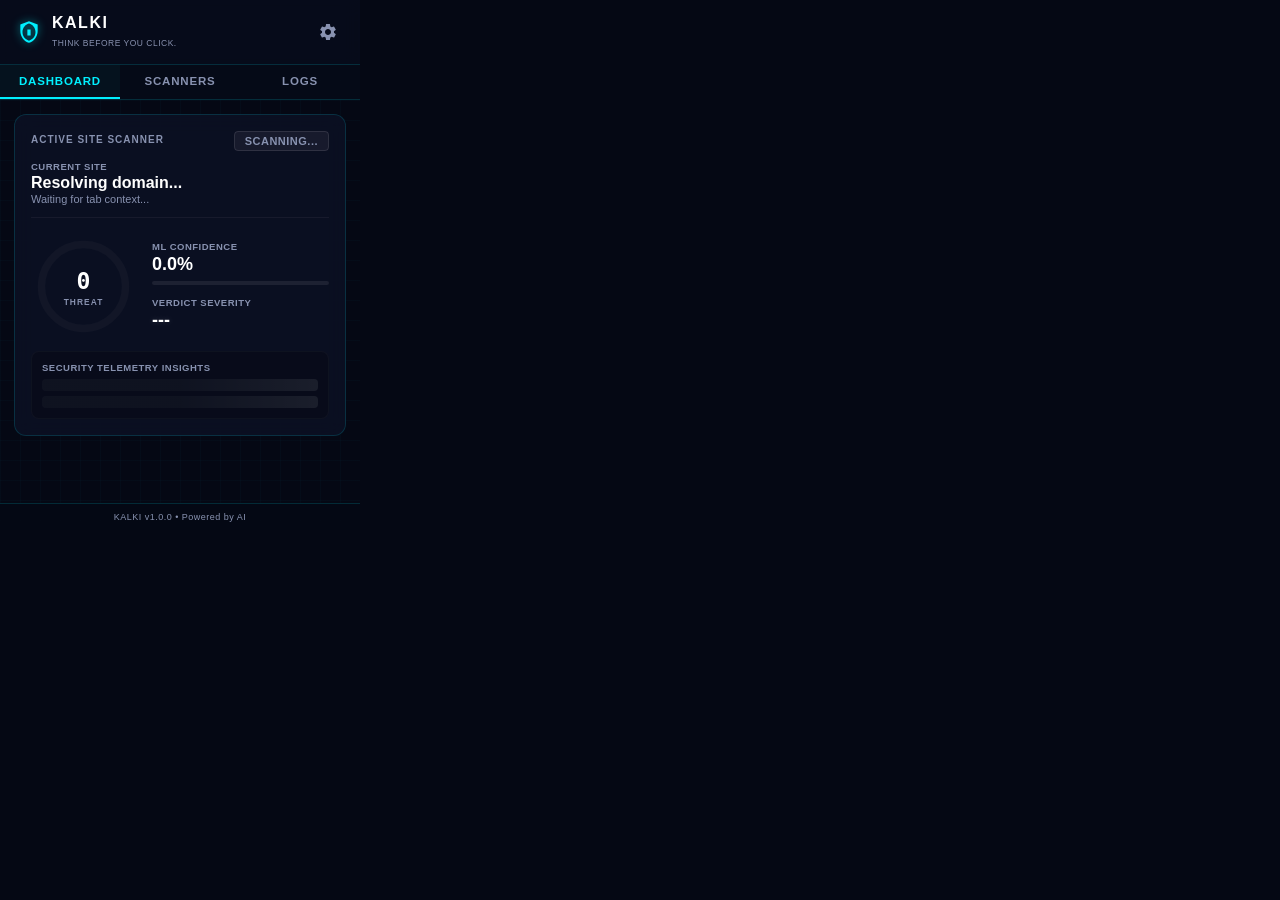
<file: extension/popup.html>
<!DOCTYPE html>
<html lang="en">
<head>
  <meta charset="UTF-8">
  <meta name="viewport" content="width=device-width, initial-scale=1.0">
  <title>KALKI Security Dashboard</title>
  <link rel="stylesheet" href="popup.css">
</head>
<body>
  <!-- Space/Cyber Grid Background -->
  <div class="cyber-grid"></div>

  <div class="app-container">
    <!-- Header Section -->
    <header class="app-header">
      <div class="brand">
        <svg class="brand-logo" viewBox="0 0 24 24">
          <path d="M12 2L4 5v6.09c0 5.05 3.41 9.76 8 10.91 4.59-1.15 8-5.86 8-10.91V5l-8-3zm0 2.18c3.55.93 6 4.19 6 7.91 0 3.73-2.45 6.98-6 7.91-3.55-.93-6-4.19-6-7.91 0-3.72 2.45-6.98 6-7.91zm-1.5 5.5v5.5h3v-5.5h-3z"/>
        </svg>
        <div class="brand-text">
          <h1>KALKI</h1>
          <span class="tagline">Think Before You Click.</span>
        </div>
      </div>
      <button id="btn-settings" class="icon-btn" title="Settings">
        <svg viewBox="0 0 24 24" width="20" height="20">
          <path fill="currentColor" d="M19.14 12.94c.04-.3.06-.61.06-.94 0-.32-.02-.64-.07-.94l2.03-1.58c.18-.14.23-.41.12-.61l-1.92-3.32c-.12-.22-.37-.29-.59-.22l-2.39.96c-.5-.38-1.03-.7-1.62-.94l-.36-2.54c-.04-.24-.24-.41-.48-.41h-3.84c-.24 0-.43.17-.47.41l-.36 2.54c-.59.24-1.13.57-1.62.94l-2.39-.96c-.22-.08-.47 0-.59.22L2.74 8.87c-.12.21-.08.47.12.61l2.03 1.58c-.05.3-.09.63-.09.94s.02.64.07.94l-2.03 1.58c-.18.14-.23.41-.12.61l1.92 3.32c.12.22.37.29.59.22l2.39-.96c.5.38 1.03.7 1.62.94l.36 2.54c.05.24.24.41.48.41h3.84c.24 0 .44-.17.47-.41l.36-2.54c.59-.24 1.13-.56 1.62-.94l2.39.96c.22.08.47 0 .59-.22l1.92-3.32c.12-.22.07-.47-.12-.61l-2.01-1.58zM12 15.6c-1.98 0-3.6-1.62-3.6-3.6s1.62-3.6 3.6-3.6 3.6 1.62 3.6 3.6-1.62 3.6-3.6 3.6z"/>
        </svg>
      </button>
    </header>

    <!-- Tab Navigation -->
    <nav class="tab-navigation">
      <button class="tab-btn active" data-tab="tab-dashboard">Dashboard</button>
      <button class="tab-btn" data-tab="tab-scanner">Scanners</button>
      <button class="tab-btn" data-tab="tab-history">Logs</button>
    </nav>

    <!-- Content Sections -->
    <main class="app-body">
      
      <!-- TAB 1: DASHBOARD -->
      <section id="tab-dashboard" class="tab-content active">
        <div class="status-card glass">
          <div class="card-glow" id="status-glow"></div>
          
          <div class="status-header">
            <span class="section-title">ACTIVE SITE SCANNER</span>
            <div class="status-badge-container">
              <span id="site-status" class="status-chip loading">SCANNING...</span>
            </div>
          </div>
          
          <div class="site-info">
            <span class="label">Current Site</span>
            <div id="site-domain" class="domain-text">Resolving domain...</div>
            <div id="site-url" class="url-text" title="Resolving path...">Waiting for tab context...</div>
          </div>

          <div class="metrics-grid">
            <!-- Circular Risk Meter -->
            <div class="metric-gauge">
              <svg class="risk-gauge" viewBox="0 0 100 100">
                <circle class="gauge-bg" cx="50" cy="50" r="40" />
                <circle class="gauge-fill" id="gauge-fill" cx="50" cy="50" r="40" />
                <text class="gauge-text" id="gauge-text" x="50" y="52">0</text>
                <text class="gauge-label" x="50" y="68">THREAT</text>
              </svg>
            </div>
            
            <!-- Statistics Details -->
            <div class="metric-stats">
              <div class="stat-box">
                <span class="label">ML Confidence</span>
                <div class="stat-value" id="site-confidence">0.0%</div>
                <div class="progress-bar-bg">
                  <div class="progress-bar-fill" id="confidence-bar"></div>
                </div>
              </div>
              <div class="stat-box">
                <span class="label">Verdict Severity</span>
                <div class="stat-value font-neon" id="site-severity">---</div>
              </div>
            </div>
          </div>

          <!-- Heuristics Explanations -->
          <div class="threat-reasons-container" id="threat-reasons-box">
            <span class="label">Security Telemetry Insights</span>
            <ul class="reasons-list" id="site-reasons">
              <li class="loading-skeleton"></li>
              <li class="loading-skeleton"></li>
            </ul>
          </div>
        </div>
      </section>

      <!-- TAB 2: MANUAL SCANNER -->
      <section id="tab-scanner" class="tab-content">
        <!-- Sub-tabs for URL and Email manual scanning -->
        <div class="scanner-toggle">
          <button class="scanner-tab active" id="btn-scan-url-view">URL Scanner</button>
          <button class="scanner-tab" id="btn-scan-email-view">Email Scanner</button>
        </div>

        <!-- URL Scanner Frame -->
        <div id="manual-url-frame" class="scanner-frame active">
          <div class="glass card-container">
            <h3>Link Analysis</h3>
            <p class="section-desc">Verify suspicious links from WhatsApp, Telegram, or SMS before visiting them.</p>
            
            <div class="input-group">
              <input type="text" id="manual-url-input" placeholder="Paste URL link here (e.g. https://...)" autocomplete="off">
            </div>
            
            <button id="btn-scan-url" class="glow-btn">
              <span>SCAN LINK</span>
            </button>
          </div>
        </div>

        <!-- Email Scanner Frame -->
        <div id="manual-email-frame" class="scanner-frame">
          <div class="glass card-container">
            <h3>Email Telemetry</h3>
            <p class="section-desc">Paste the raw email text body to check for phishing triggers or urgency baiting.</p>
            
            <div class="input-group">
              <textarea id="manual-email-input" placeholder="Paste raw email content here..." rows="6"></textarea>
            </div>
            
            <button id="btn-scan-email" class="glow-btn">
              <span>SCAN EMAIL TEXT</span>
            </button>
          </div>
        </div>

        <!-- Scan Result Drawer (Shows when manual scan completes) -->
        <div id="manual-result-card" class="result-card glass">
          <div class="result-header">
            <h4>SCAN REPORT</h4>
            <button id="btn-close-result" class="close-btn">&times;</button>
          </div>
          <div class="result-body">
            <div class="result-badge-row">
              <span id="manual-result-prediction" class="status-chip">SAFE</span>
              <div class="result-risk-meta">
                <span class="label">Threat Score</span>
                <span id="manual-result-score" class="font-neon">0</span>
              </div>
            </div>
            
            <div class="stat-box" style="margin-top: 10px;">
              <span class="label">Analysis Confidence</span>
              <div class="stat-value" id="manual-result-confidence">0.0%</div>
              <div class="progress-bar-bg">
                <div class="progress-bar-fill" id="manual-confidence-bar"></div>
              </div>
            </div>

            <div class="threat-reasons-container" style="margin-top: 12px;">
              <span class="label">Identified Markers</span>
              <ul class="reasons-list" id="manual-result-reasons">
                <li>No active indicators.</li>
              </ul>
            </div>
          </div>
        </div>
      </section>

      <!-- TAB 3: SCAN HISTORY LOGS -->
      <section id="tab-history" class="tab-content">
        <div class="glass card-container history-card">
          <div class="history-header">
            <span class="section-title">RECENT THREAT LOGS</span>
            <button id="btn-clear-history-quick" class="link-btn">Clear Logs</button>
          </div>
          
          <div class="history-list-wrapper">
            <ul class="history-list" id="history-list-container">
              <!-- Dynamically populated -->
              <li class="empty-history">No recent scans recorded.</li>
            </ul>
          </div>
        </div>
      </section>

    </main>

    <!-- Footer -->
    <footer class="app-footer">
      <span>KALKI v1.0.0 • Powered by AI</span>
    </footer>
  </div>

  <!-- Shared scripts -->
  <script src="utils.js"></script>
  <script src="popup.js"></script>
</body>
</html>
</file>
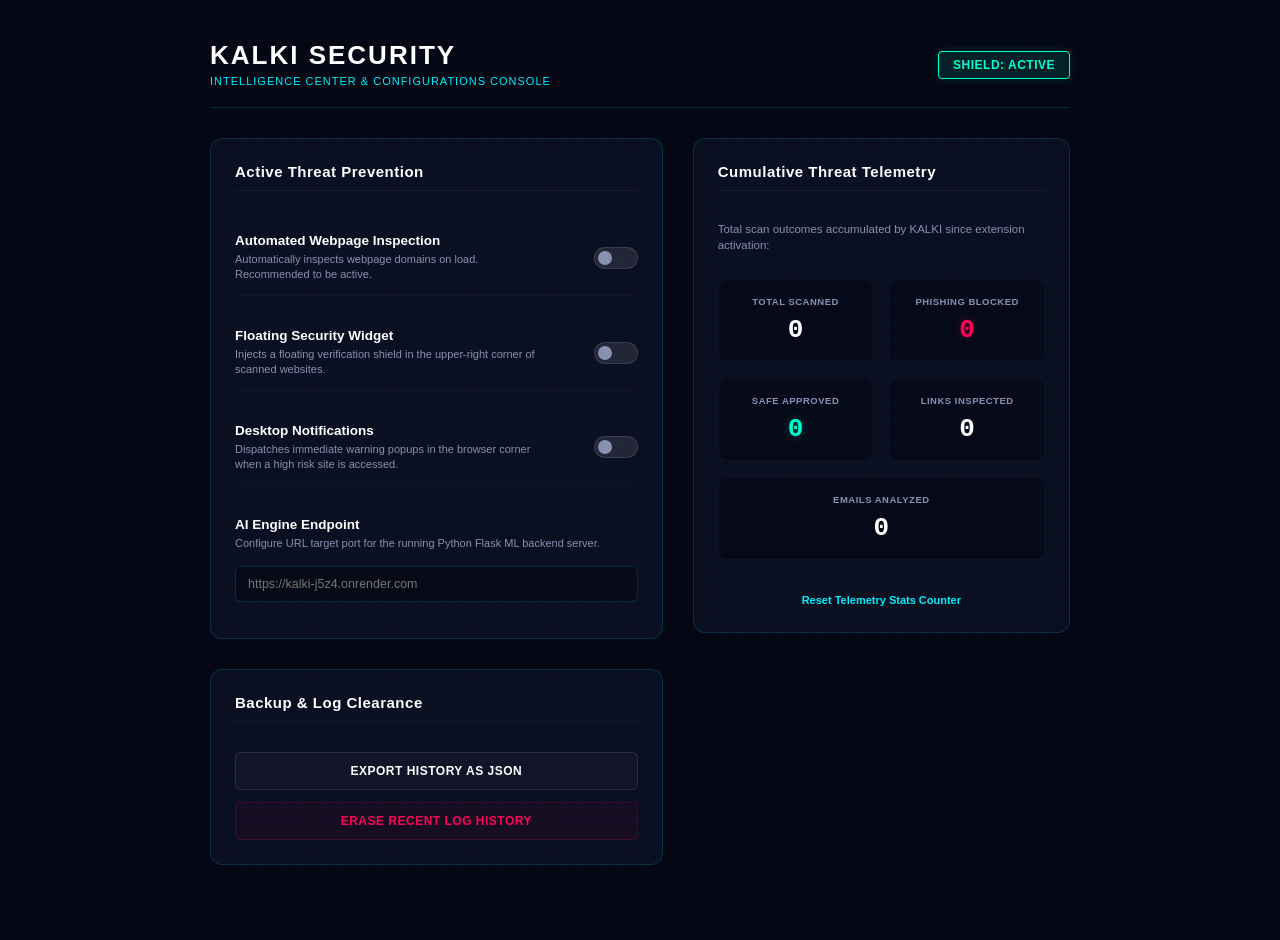
<file: extension/settings.html>
<!DOCTYPE html>
<html lang="en">
<head>
  <meta charset="UTF-8">
  <meta name="viewport" content="width=device-width, initial-scale=1.0">
  <title>KALKI Security Configurations</title>
  <link rel="stylesheet" href="popup.css">
  <style>
    /* Styling extension specifically for the full-page configurations console */
    body {
      width: 100%;
      height: 100vh;
      overflow-y: auto;
      background: var(--bg-dark);
      padding: 0;
      margin: 0;
    }

    .config-wrapper {
      max-width: 900px;
      margin: 40px auto;
      padding: 0 20px;
    }

    .settings-header {
      margin-bottom: 30px;
      display: flex;
      justify-content: space-between;
      align-items: center;
      border-bottom: 1px solid var(--border-cyan);
      padding-bottom: 20px;
    }

    .settings-brand h1 {
      font-size: 26px;
      font-weight: 900;
      letter-spacing: 2px;
      color: #ffffff;
    }

    .settings-brand p {
      color: var(--color-cyan);
      font-size: 11px;
      text-transform: uppercase;
      letter-spacing: 1px;
      margin-top: 4px;
    }

    .grid-layout {
      display: grid;
      grid-template-columns: 1.2fr 1fr;
      gap: 30px;
    }

    @media (max-width: 768px) {
      .grid-layout {
        grid-template-columns: 1fr;
      }
    }

    .panel-card {
      padding: 24px;
      display: flex;
      flex-direction: column;
      gap: 20px;
      margin-bottom: 30px;
    }

    .panel-title {
      font-size: 15px;
      font-weight: 800;
      color: #ffffff;
      border-bottom: 1px solid rgba(255, 255, 255, 0.05);
      padding-bottom: 10px;
      letter-spacing: 0.5px;
      margin-bottom: 10px;
    }

    /* Modern Cyber Switch Toggle Toggles */
    .setting-item {
      display: flex;
      justify-content: space-between;
      align-items: center;
      padding: 12px 0;
      border-bottom: 1px solid rgba(255, 255, 255, 0.03);
    }

    .setting-item:last-child {
      border-bottom: none;
    }

    .setting-info {
      display: flex;
      flex-direction: column;
      gap: 4px;
      max-width: 75%;
    }

    .setting-label {
      font-size: 13.5px;
      font-weight: 700;
      color: #ffffff;
    }

    .setting-desc {
      font-size: 11px;
      color: var(--color-text-secondary);
      line-height: 1.4;
    }

    /* Custom Checkbox Toggle Switch CSS */
    .switch {
      position: relative;
      display: inline-block;
      width: 44px;
      height: 22px;
      flex-shrink: 0;
    }

    .switch input {
      opacity: 0;
      width: 0;
      height: 0;
    }

    .slider {
      position: absolute;
      cursor: pointer;
      top: 0;
      left: 0;
      right: 0;
      bottom: 0;
      background-color: rgba(255, 255, 255, 0.1);
      transition: .3s;
      border-radius: 22px;
      border: 1px solid rgba(255, 255, 255, 0.1);
    }

    .slider::before {
      position: absolute;
      content: "";
      height: 14px;
      width: 14px;
      left: 3px;
      bottom: 3px;
      background-color: var(--color-text-secondary);
      transition: .3s;
      border-radius: 50%;
    }

    input:checked + .slider {
      background-color: rgba(0, 240, 255, 0.15);
      border-color: var(--color-cyan);
      box-shadow: 0 0 8px rgba(0, 240, 255, 0.25);
    }

    input:checked + .slider::before {
      transform: translateX(22px);
      background-color: var(--color-cyan);
      box-shadow: 0 0 6px var(--color-cyan);
    }

    /* Stats Grid Dashboard */
    .stats-layout {
      display: grid;
      grid-template-columns: 1fr 1fr;
      gap: 16px;
    }

    .stat-card {
      padding: 16px;
      background: rgba(0, 0, 0, 0.25);
      border-radius: 8px;
      border: 1px solid rgba(255, 255, 255, 0.03);
      text-align: center;
      display: flex;
      flex-direction: column;
      gap: 4px;
    }

    .stat-number {
      font-size: 26px;
      font-weight: 900;
      font-family: monospace;
      color: #ffffff;
      margin-top: 4px;
    }

    .stat-number.phish {
      color: var(--color-phish);
      text-shadow: 0 0 8px rgba(255, 0, 85, 0.3);
    }

    .stat-number.safe {
      color: var(--color-safe);
      text-shadow: 0 0 8px rgba(0, 255, 204, 0.3);
    }

    /* Utility action buttons styling */
    .btn-group-column {
      display: flex;
      flex-direction: column;
      gap: 12px;
    }

    .secondary-btn {
      width: 100%;
      background: rgba(255, 255, 255, 0.03);
      border: 1px solid rgba(255, 255, 255, 0.1);
      border-radius: 6px;
      color: #ffffff;
      padding: 11px 0;
      font-size: 12px;
      font-weight: 700;
      cursor: pointer;
      transition: all 0.3s;
      letter-spacing: 0.5px;
    }

    .secondary-btn:hover {
      background: rgba(255, 255, 255, 0.08);
      border-color: rgba(255, 255, 255, 0.2);
    }

    .danger-btn {
      width: 100%;
      background: rgba(255, 0, 85, 0.05);
      border: 1px solid rgba(255, 0, 85, 0.2);
      border-radius: 6px;
      color: var(--color-phish);
      padding: 11px 0;
      font-size: 12px;
      font-weight: 700;
      cursor: pointer;
      transition: all 0.3s;
      letter-spacing: 0.5px;
    }

    .danger-btn:hover {
      background: rgba(255, 0, 85, 0.12);
      border-color: var(--color-phish);
      box-shadow: var(--glow-phish);
    }

    .toast {
      position: fixed;
      bottom: 24px;
      right: 24px;
      background: rgba(12, 18, 38, 0.95);
      border: 1px solid var(--color-cyan);
      box-shadow: 0 4px 15px rgba(0, 240, 255, 0.2);
      color: #ffffff;
      padding: 12px 24px;
      border-radius: 6px;
      font-size: 12.5px;
      font-weight: 700;
      opacity: 0;
      transform: translateY(10px);
      transition: all 0.3s cubic-bezier(0.25, 0.8, 0.25, 1);
      z-index: 100;
    }

    .toast.show {
      opacity: 1;
      transform: translateY(0);
    }
  </style>
</head>
<body>
  <!-- Space/Cyber Grid Background -->
  <div class="cyber-grid"></div>

  <div class="config-wrapper">
    <!-- Header -->
    <header class="settings-header">
      <div class="settings-brand">
        <h1>KALKI SECURITY</h1>
        <p>Intelligence Center & Configurations Console</p>
      </div>
      <div>
        <span class="status-chip safe" style="font-size: 12px; padding: 6px 14px;">Shield: Active</span>
      </div>
    </header>

    <!-- Content Layout Grid -->
    <div class="grid-layout">
      <!-- LEFT COLUMN: SETTINGS CONTROLS -->
      <div class="left-col">
        <div class="glass panel-card">
          <h2 class="panel-title">Active Threat Prevention</h2>

          <!-- Toggle: Auto Scan -->
          <div class="setting-item">
            <div class="setting-info">
              <span class="setting-label">Automated Webpage Inspection</span>
              <span class="setting-desc">Automatically inspects webpage domains on load. Recommended to be active.</span>
            </div>
            <label class="switch">
              <input type="checkbox" id="chk-auto-scan">
              <span class="slider"></span>
            </label>
          </div>

          <!-- Toggle: Floating Badge -->
          <div class="setting-item">
            <div class="setting-info">
              <span class="setting-label">Floating Security Widget</span>
              <span class="setting-desc">Injects a floating verification shield in the upper-right corner of scanned websites.</span>
            </div>
            <label class="switch">
              <input type="checkbox" id="chk-floating-badge">
              <span class="slider"></span>
            </label>
          </div>

          <!-- Toggle: Notifications -->
          <div class="setting-item">
            <div class="setting-info">
              <span class="setting-label">Desktop Notifications</span>
              <span class="setting-desc">Dispatches immediate warning popups in the browser corner when a high risk site is accessed.</span>
            </div>
            <label class="switch">
              <input type="checkbox" id="chk-notifications">
              <span class="slider"></span>
            </label>
          </div>

          <!-- Input: Backend Url -->
          <div class="setting-item" style="flex-direction: column; align-items: flex-start; gap: 10px;">
            <div class="setting-info" style="max-width: 100%;">
              <span class="setting-label">AI Engine Endpoint</span>
              <span class="setting-desc">Configure URL target port for the running Python Flask ML backend server.</span>
            </div>
            <input type="text" id="txt-backend-url" placeholder="https://kalki-j5z4.onrender.com" style="margin-top: 4px;">
          </div>
        </div>

        <div class="glass panel-card">
          <h2 class="panel-title">Backup & Log Clearance</h2>
          <div class="btn-group-column">
            <button id="btn-export-logs" class="secondary-btn">EXPORT HISTORY AS JSON</button>
            <button id="btn-clear-history" class="danger-btn">ERASE RECENT LOG HISTORY</button>
          </div>
        </div>
      </div>

      <!-- RIGHT COLUMN: METRICS & TELEMETRY -->
      <div class="right-col">
        <div class="glass panel-card">
          <h2 class="panel-title">Cumulative Threat Telemetry</h2>
          <p class="section-desc" style="margin-bottom: 6px;">Total scan outcomes accumulated by KALKI since extension activation:</p>
          
          <div class="stats-layout">
            <div class="stat-card">
              <span class="label">Total Scanned</span>
              <div class="stat-number" id="stat-total-scans">0</div>
            </div>
            <div class="stat-card">
              <span class="label">Phishing Blocked</span>
              <div class="stat-number phish" id="stat-phishing-blocked">0</div>
            </div>
            <div class="stat-card">
              <span class="label">Safe Approved</span>
              <div class="stat-number safe" id="stat-safe-scans">0</div>
            </div>
            <div class="stat-card">
              <span class="label">Links Inspected</span>
              <div class="stat-number" id="stat-url-scans">0</div>
            </div>
            <div class="stat-card" style="grid-column: span 2;">
              <span class="label">Emails Analyzed</span>
              <div class="stat-number" id="stat-email-scans">0</div>
            </div>
          </div>

          <div style="text-align: center; margin-top: 10px;">
            <button id="btn-reset-stats" class="link-btn" style="font-size: 11px;">Reset Telemetry Stats Counter</button>
          </div>
        </div>
      </div>
    </div>
  </div>

  <!-- Toast popup for notifications -->
  <div id="settings-toast" class="toast">Configuration Saved Successfully.</div>

  <!-- Scripts -->
  <script src="utils.js"></script>
  <script src="settings.js"></script>
</body>
</html>
</file>
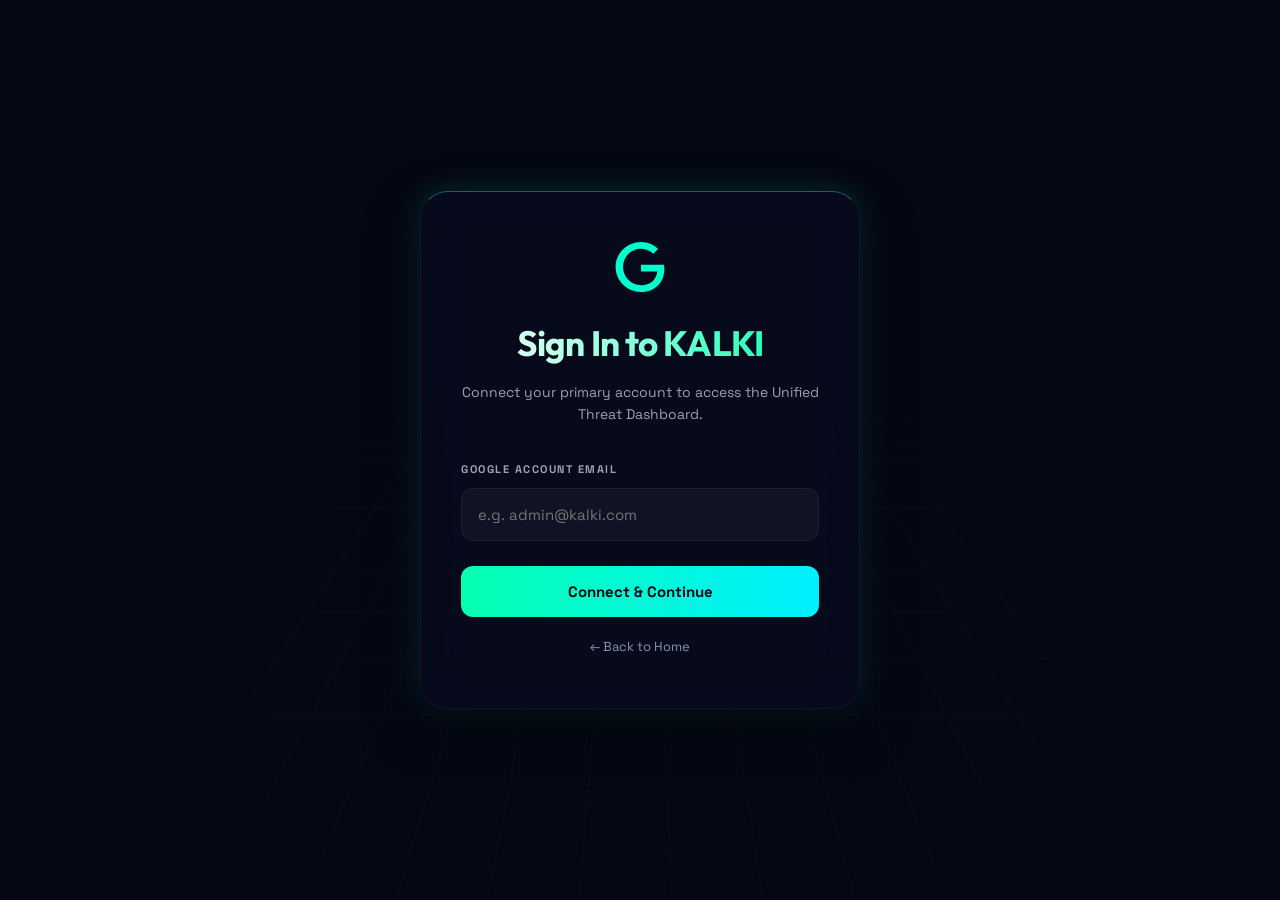
<file: website/login.html>
<!DOCTYPE html>
<html lang="en">
<head>
    <meta charset="UTF-8">
    <meta name="viewport" content="width=device-width, initial-scale=1.0">
    <title>KALKI | Secure Login</title>
    <link href="https://fonts.googleapis.com/css2?family=Outfit:wght@300;400;500;600;700;800&family=Space+Grotesk:wght@300;400;500;600;700&family=JetBrains+Mono:wght@400;500;700&display=swap" rel="stylesheet">
    <link rel="stylesheet" href="style.css">
    <script>
        const savedTheme = localStorage.getItem("kalkiTheme") || "dark";
        document.documentElement.setAttribute("data-theme", savedTheme);
    </script>
</head>
<body>
    <script>
        // Auto-redirect if already logged in
        let existingAccounts = JSON.parse(localStorage.getItem("kalkiAccounts")) || [];
        if (existingAccounts.length > 0) {
            window.location.href = "dashboard.html";
        }
    </script>
    <div class="cyber-grid"></div>
    <div class="login-body-wrapper">
    
    <div class="login-box">
        <svg style="width:50px; fill:#00ffcc; margin-bottom:15px;" viewBox="0 0 24 24"><path d="M12.48 10.92v3.28h7.84c-.24 1.84-.853 3.187-1.787 4.133-1.147 1.147-2.933 2.4-6.053 2.4-4.827 0-8.6-3.893-8.6-8.72s3.773-8.72 8.6-8.72c2.6 0 4.507 1.027 5.907 2.347l2.307-2.307C18.747 1.44 16.133 0 12.48 0 5.867 0 .307 5.387.307 12s5.56 12 12.173 12c3.573 0 6.267-1.173 8.373-3.36 2.16-2.16 2.84-5.213 2.84-7.667 0-.76-.053-1.467-.173-2.053H12.48z"/></svg>
        <h2>Sign In to KALKI</h2>
        <p>Connect your primary account to access the Unified Threat Dashboard.</p>
        
        <div class="input-group">
            <label for="email">Google Account Email</label>
            <input type="email" id="email" class="login-input" placeholder="e.g. admin@kalki.com" autocomplete="off">
        </div>
        
        <button id="btn-submit" class="btn-login">Connect & Continue</button>
        <a href="index.html" style="display:block; margin-top:20px; color:#8892b0; font-size:13px; text-decoration:none; transition: 0.2s;">&larr; Back to Home</a>
    </div>
    </div>

    <script>
        document.getElementById("btn-submit").addEventListener("click", () => {
            const email = document.getElementById("email").value.trim().toLowerCase();
            if(!email || !email.includes("@")) {
                alert("Please enter a valid email address.");
                return;
            }
            
            // Save to localStorage so the dashboard auth gate passes after redirect back
            let accounts = JSON.parse(localStorage.getItem("kalkiAccounts")) || [];
            if(!accounts.find(a => a.email === email)) {
                accounts.push({email: email});
                localStorage.setItem("kalkiAccounts", JSON.stringify(accounts));
            }
            localStorage.setItem("kalkiActiveEmail", email);
            if(!localStorage.getItem("kalkiStats")) {
                localStorage.setItem("kalkiStats", JSON.stringify({ scans: 432, blocked: 89 }));
            }
            
            // Redirect to real Google OAuth
            window.location.href = "https://kalki-j5z4.onrender.com/auth/google";
        });
        
        document.getElementById("email").addEventListener("keypress", (e) => {
            if(e.key === "Enter") document.getElementById("btn-submit").click();
        });
    </script>
</body>
</html>
</file>
<file: extension/popup.css>
/* 
   KALKI - Extension Popup Stylesheet
   Theme: Cybersecurity Console (Microsoft Defender & CrowdStrike inspired)
   Color Palette: Deep Navy, Glassmorphic panels, Neon Cyan, Cyber Blue, Alert Pink-Red
*/

:root {
  --bg-dark: #050814;
  --bg-card: rgba(12, 18, 38, 0.75);
  --border-cyan: rgba(0, 240, 255, 0.15);
  --border-cyan-active: rgba(0, 240, 255, 0.4);
  
  --color-cyan: #00f0ff;
  --color-blue: #0066cc;
  --color-text-primary: #f0f4f8;
  --color-text-secondary: #8892b0;
  --color-safe: #00ffcc;
  --color-phish: #ff0055;
  --color-warn: #ffa500;
  
  --glow-cyan: 0 0 10px rgba(0, 240, 255, 0.3);
  --glow-safe: 0 0 12px rgba(0, 255, 204, 0.4);
  --glow-phish: 0 0 12px rgba(255, 0, 85, 0.4);
}

* {
  margin: 0;
  padding: 0;
  box-sizing: border-box;
}

body {
  width: 360px;
  height: 530px;
  background-color: var(--bg-dark);
  color: var(--color-text-primary);
  font-family: -apple-system, BlinkMacSystemFont, "Segoe UI", Roboto, "Helvetica Neue", Arial, sans-serif;
  overflow: hidden;
  position: relative;
}

/* Futuristic grid overlay background */
.cyber-grid {
  position: absolute;
  top: 0;
  left: 0;
  width: 100%;
  height: 100%;
  z-index: 1;
  background-image: 
    linear-gradient(rgba(0, 240, 255, 0.02) 1px, transparent 1px),
    linear-gradient(90deg, rgba(0, 240, 255, 0.02) 1px, transparent 1px);
  background-size: 20px 20px;
  pointer-events: none;
}

.app-container {
  position: relative;
  z-index: 2;
  width: 100%;
  height: 100%;
  display: flex;
  flex-direction: column;
}

/* Header styling */
.app-header {
  display: flex;
  justify-content: space-between;
  align-items: center;
  padding: 14px 16px;
  background: rgba(8, 12, 28, 0.85);
  border-bottom: 1px solid var(--border-cyan);
  backdrop-filter: blur(8px);
}

.brand {
  display: flex;
  align-items: center;
  gap: 10px;
}

.brand-logo {
  width: 26px;
  height: 26px;
  fill: var(--color-cyan);
  filter: drop-shadow(0 0 4px rgba(0, 240, 255, 0.6));
}

.brand-text h1 {
  font-size: 16px;
  font-weight: 900;
  letter-spacing: 1.5px;
  color: #ffffff;
  line-height: 1.1;
}

.brand-text .tagline {
  font-size: 8.5px;
  color: var(--color-text-secondary);
  letter-spacing: 0.5px;
  text-transform: uppercase;
}

.icon-btn {
  background: transparent;
  border: none;
  color: var(--color-text-secondary);
  cursor: pointer;
  padding: 6px;
  border-radius: 6px;
  transition: all 0.2s;
  display: flex;
  align-items: center;
  justify-content: center;
}

.icon-btn:hover {
  color: var(--color-cyan);
  background: rgba(0, 240, 255, 0.08);
}

/* Navigation Tabs */
.tab-navigation {
  display: flex;
  background: rgba(6, 10, 24, 0.9);
  border-bottom: 1px solid var(--border-cyan);
}

.tab-btn {
  flex: 1;
  background: none;
  border: none;
  color: var(--color-text-secondary);
  padding: 10px 0;
  font-size: 11.5px;
  font-weight: 700;
  text-transform: uppercase;
  letter-spacing: 0.8px;
  cursor: pointer;
  transition: all 0.3s;
  border-bottom: 2px solid transparent;
}

.tab-btn:hover {
  color: var(--color-cyan);
}

.tab-btn.active {
  color: var(--color-cyan);
  border-bottom-color: var(--color-cyan);
  background: rgba(0, 240, 255, 0.03);
}

/* Main Body scrollable viewport */
.app-body {
  flex: 1;
  padding: 14px;
  overflow-y: auto;
}

.app-body::-webkit-scrollbar {
  width: 4px;
}

.app-body::-webkit-scrollbar-track {
  background: transparent;
}

.app-body::-webkit-scrollbar-thumb {
  background: rgba(0, 240, 255, 0.2);
  border-radius: 2px;
}

/* Tab Panel States */
.tab-content {
  display: none;
  animation: fadeIn 0.4s ease-out;
}

.tab-content.active {
  display: block;
}

/* Glassmorphic Panel Cards */
.glass {
  background: var(--bg-card);
  border: 1px solid var(--border-cyan);
  border-radius: 12px;
  backdrop-filter: blur(10px);
  position: relative;
  overflow: hidden;
  transition: border-color 0.3s, box-shadow 0.3s;
}

.glass:hover {
  border-color: var(--border-cyan-active);
}

.status-card {
  padding: 16px;
  display: flex;
  flex-direction: column;
  gap: 12px;
}

.card-glow {
  position: absolute;
  top: 0;
  left: 50%;
  transform: translateX(-50%);
  width: 120px;
  height: 2px;
  border-radius: 50%;
  filter: blur(8px);
  transition: background 0.8s ease;
}

.status-header {
  display: flex;
  justify-content: space-between;
  align-items: center;
}

.section-title {
  font-size: 10px;
  font-weight: 700;
  color: var(--color-text-secondary);
  letter-spacing: 1px;
}

/* Status Chips */
.status-chip {
  padding: 3px 10px;
  border-radius: 4px;
  font-size: 11px;
  font-weight: 800;
  letter-spacing: 0.5px;
  border: 1px solid transparent;
  text-transform: uppercase;
}

.status-chip.loading {
  background: rgba(255, 255, 255, 0.05);
  color: var(--color-text-secondary);
  border-color: rgba(255, 255, 255, 0.1);
  animation: pulse 1.5s infinite;
}

.status-chip.safe {
  background: rgba(0, 255, 204, 0.1);
  color: var(--color-safe);
  border-color: var(--color-safe);
  box-shadow: 0 0 8px rgba(0, 255, 204, 0.15);
}

.status-chip.phishing {
  background: rgba(255, 0, 85, 0.1);
  color: var(--color-phish);
  border-color: var(--color-phish);
  box-shadow: 0 0 8px rgba(255, 0, 85, 0.15);
}

.status-chip.warn {
  background: rgba(255, 170, 0, 0.1);
  color: var(--color-warn);
  border-color: var(--color-warn);
}

.site-info {
  border-bottom: 1px solid rgba(255, 255, 255, 0.05);
  padding-bottom: 12px;
}

.label {
  font-size: 9.5px;
  font-weight: 700;
  text-transform: uppercase;
  color: var(--color-text-secondary);
  letter-spacing: 0.5px;
  display: block;
}

.domain-text {
  font-size: 16px;
  font-weight: 700;
  color: #ffffff;
  margin-top: 2px;
  word-break: break-all;
}

.url-text {
  font-size: 11px;
  color: var(--color-text-secondary);
  word-break: break-all;
  white-space: nowrap;
  overflow: hidden;
  text-overflow: ellipsis;
  margin-top: 1px;
}

/* Metrics and Gauges grid */
.metrics-grid {
  display: grid;
  grid-template-columns: 105px 1fr;
  gap: 16px;
  align-items: center;
  margin-top: 4px;
}

.metric-gauge {
  display: flex;
  justify-content: center;
  align-items: center;
}

.risk-gauge {
  width: 105px;
  height: 105px;
}

.gauge-bg {
  stroke: rgba(255, 255, 255, 0.03);
  stroke-width: 7;
  fill: transparent;
}

.gauge-fill {
  stroke: var(--color-cyan);
  stroke-width: 7;
  fill: transparent;
  stroke-dasharray: 251.2;
  stroke-dashoffset: 251.2;
  stroke-linecap: round;
  transform: rotate(-90deg);
  transform-origin: 50px 50px;
  transition: stroke-dashoffset 0.8s cubic-bezier(0.25, 1, 0.5, 1), stroke 0.8s ease;
}

.gauge-text {
  text-anchor: middle;
  fill: #ffffff;
  font-size: 22px;
  font-weight: 900;
  font-family: monospace;
}

.gauge-label {
  text-anchor: middle;
  fill: var(--color-text-secondary);
  font-size: 8px;
  font-weight: 700;
  letter-spacing: 1px;
}

.metric-stats {
  display: flex;
  flex-direction: column;
  gap: 12px;
}

.stat-box {
  display: flex;
  flex-direction: column;
  gap: 2px;
}

.stat-value {
  font-size: 18px;
  font-weight: 700;
  color: #ffffff;
}

.font-neon {
  text-shadow: 0 0 6px rgba(255, 255, 255, 0.2);
  transition: color 0.5s;
}

.progress-bar-bg {
  height: 4px;
  background: rgba(255, 255, 255, 0.08);
  border-radius: 2px;
  margin-top: 4px;
  overflow: hidden;
}

.progress-bar-fill {
  height: 100%;
  width: 0%;
  background: linear-gradient(90deg, var(--color-blue), var(--color-cyan));
  border-radius: 2px;
  box-shadow: var(--glow-cyan);
  transition: width 0.8s cubic-bezier(0.25, 1, 0.5, 1);
}

/* Heuristics explanations block */
.threat-reasons-container {
  background: rgba(0, 0, 0, 0.2);
  border-radius: 8px;
  padding: 10px;
  border: 1px solid rgba(255, 255, 255, 0.03);
}

.reasons-list {
  list-style: none;
  margin-top: 6px;
  display: flex;
  flex-direction: column;
  gap: 5px;
}

.reasons-list li {
  font-size: 11px;
  color: #ccd6f6;
  line-height: 1.35;
  padding-left: 12px;
  position: relative;
}

.reasons-list li::before {
  content: "•";
  position: absolute;
  left: 2px;
  color: var(--color-cyan);
}

/* TAB 2: MANUAL SCANNER STYLING */
.scanner-toggle {
  display: flex;
  background: rgba(6, 10, 24, 0.5);
  border: 1px solid var(--border-cyan);
  border-radius: 8px;
  margin-bottom: 12px;
  padding: 3px;
}

.scanner-tab {
  flex: 1;
  background: none;
  border: none;
  color: var(--color-text-secondary);
  padding: 8px 0;
  font-size: 11px;
  font-weight: 700;
  cursor: pointer;
  border-radius: 5px;
  transition: all 0.2s;
}

.scanner-tab.active {
  background: rgba(0, 240, 255, 0.1);
  color: var(--color-cyan);
}

.scanner-frame {
  display: none;
}

.scanner-frame.active {
  display: block;
}

.card-container {
  padding: 16px;
}

.card-container h3 {
  font-size: 15px;
  font-weight: 700;
  color: #ffffff;
  margin-bottom: 4px;
}

.section-desc {
  font-size: 11.5px;
  color: var(--color-text-secondary);
  margin-bottom: 14px;
  line-height: 1.4;
}

.input-group {
  margin-bottom: 14px;
}

input[type="text"], textarea {
  width: 100%;
  background: rgba(0, 0, 0, 0.3);
  border: 1px solid var(--border-cyan);
  border-radius: 6px;
  padding: 10px 12px;
  color: #ffffff;
  font-size: 12.5px;
  font-family: inherit;
  transition: border-color 0.2s, box-shadow 0.2s;
}

input[type="text"]:focus, textarea:focus {
  outline: none;
  border-color: rgba(0, 240, 255, 0.5);
  box-shadow: 0 0 8px rgba(0, 240, 255, 0.15);
}

textarea {
  resize: none;
}

/* Button style */
.glow-btn {
  width: 100%;
  background: linear-gradient(135deg, var(--color-blue) 0%, #0044aa 100%);
  border: 1px solid rgba(0, 240, 255, 0.3);
  border-radius: 6px;
  color: #ffffff;
  padding: 11px 0;
  font-size: 12px;
  font-weight: 700;
  letter-spacing: 1px;
  cursor: pointer;
  transition: all 0.3s;
  position: relative;
  overflow: hidden;
  box-shadow: 0 4px 15px rgba(0, 102, 204, 0.3);
}

.glow-btn:hover {
  transform: translateY(-1px);
  border-color: var(--color-cyan);
  box-shadow: 0 6px 20px rgba(0, 240, 255, 0.3);
}

.glow-btn:active {
  transform: translateY(1px);
}

.glow-btn.loading span {
  opacity: 0;
}

.glow-btn.loading::after {
  content: "";
  position: absolute;
  width: 16px;
  height: 16px;
  top: 0;
  left: 0;
  right: 0;
  bottom: 0;
  margin: auto;
  border: 2px solid transparent;
  border-top-color: #ffffff;
  border-radius: 50%;
  animation: spin 0.8s linear infinite;
}

/* Manual Result Drawer Card */
.result-card {
  margin-top: 14px;
  padding: 14px;
  display: none;
  animation: slideUp 0.3s ease-out;
}

.result-header {
  display: flex;
  justify-content: space-between;
  align-items: center;
  border-bottom: 1px solid rgba(255, 255, 255, 0.05);
  padding-bottom: 8px;
  margin-bottom: 8px;
}

.result-header h4 {
  font-size: 11px;
  font-weight: 700;
  letter-spacing: 1px;
  color: var(--color-text-secondary);
}

.close-btn {
  background: none;
  border: none;
  color: var(--color-text-secondary);
  font-size: 18px;
  cursor: pointer;
  line-height: 1;
}

.close-btn:hover {
  color: #ffffff;
}

.result-badge-row {
  display: flex;
  justify-content: space-between;
  align-items: center;
}

.result-risk-meta {
  text-align: right;
}

/* TAB 3: SCAN HISTORY LOGS */
.history-card {
  padding: 16px;
  max-height: 380px;
  display: flex;
  flex-direction: column;
}

.history-header {
  display: flex;
  justify-content: space-between;
  align-items: center;
  margin-bottom: 12px;
}

.link-btn {
  background: none;
  border: none;
  color: var(--color-cyan);
  font-size: 11px;
  font-weight: 700;
  cursor: pointer;
}

.link-btn:hover {
  text-decoration: underline;
}

.history-list-wrapper {
  overflow-y: auto;
  max-height: 300px;
}

.history-list-wrapper::-webkit-scrollbar {
  width: 3px;
}

.history-list-wrapper::-webkit-scrollbar-thumb {
  background: rgba(255, 255, 255, 0.1);
  border-radius: 1.5px;
}

.history-list {
  list-style: none;
  display: flex;
  flex-direction: column;
  gap: 8px;
}

.history-item {
  display: flex;
  justify-content: space-between;
  align-items: center;
  padding: 8px 10px;
  border-radius: 6px;
  background: rgba(0, 0, 0, 0.2);
  border: 1px solid rgba(255, 255, 255, 0.03);
}

.history-item-left {
  display: flex;
  flex-direction: column;
  gap: 2px;
  max-width: 70%;
}

.history-source {
  font-size: 11.5px;
  font-weight: 700;
  color: #ffffff;
  overflow: hidden;
  text-overflow: ellipsis;
  white-space: nowrap;
}

.history-meta {
  font-size: 9px;
  color: var(--color-text-secondary);
}

.history-item-right {
  display: flex;
  flex-direction: column;
  align-items: flex-end;
  gap: 2px;
}

.history-pill {
  font-size: 9px;
  font-weight: 800;
  padding: 1px 5px;
  border-radius: 3px;
  text-transform: uppercase;
}

.history-pill.safe {
  color: var(--color-safe);
  border: 1px solid var(--color-safe);
  background: rgba(0, 255, 204, 0.05);
}

.history-pill.phishing {
  color: var(--color-phish);
  border: 1px solid var(--color-phish);
  background: rgba(255, 0, 85, 0.05);
}

.history-score {
  font-size: 9.5px;
  color: var(--color-text-secondary);
  font-weight: 700;
}

.empty-history {
  text-align: center;
  color: var(--color-text-secondary);
  font-size: 11px;
  padding: 30px 0;
  font-style: italic;
}

/* Footer Styling */
.app-footer {
  text-align: center;
  padding: 8px 0;
  font-size: 9px;
  color: var(--color-text-secondary);
  letter-spacing: 0.5px;
  background: rgba(5, 8, 20, 0.9);
  border-top: 1px solid var(--border-cyan);
}

/* Animations */
@keyframes fadeIn {
  from { opacity: 0; transform: translateY(4px); }
  to { opacity: 1; transform: translateY(0); }
}

@keyframes slideUp {
  from { opacity: 0; transform: translateY(8px); }
  to { opacity: 1; transform: translateY(0); }
}

@keyframes spin {
  from { transform: rotate(0deg); }
  to { transform: rotate(360deg); }
}

@keyframes pulse {
  0% { opacity: 0.6; }
  50% { opacity: 1; }
  100% { opacity: 0.6; }
}

/* Loading skeletons */
.loading-skeleton {
  height: 12px;
  background: linear-gradient(90deg, rgba(255, 255, 255, 0.03) 25%, rgba(255, 255, 255, 0.08) 50%, rgba(255, 255, 255, 0.03) 75%);
  background-size: 200% 100%;
  animation: skeleton-loading 1.5s infinite;
  border-radius: 4px;
}

.loading-skeleton::before {
  display: none !important;
}

@keyframes skeleton-loading {
  0% { background-position: 200% 0; }
  100% { background-position: -200% 0; }
}
</file>
<file: website/style.css>
/* 
 * KALKI - Unified Cyber Safety Design System (CSS)
 * Version: 2.0.0
 * Author: Senior Web Designer
 */

/* =========================================================================
   1. DESIGN SYSTEM & VARIABLE DEFINITIONS
   ========================================================================= */
:root {
    /* Typography Tokens */
    --font-heading: 'Outfit', -apple-system, BlinkMacSystemFont, 'Segoe UI', Roboto, sans-serif;
    --font-body: 'Space Grotesk', -apple-system, BlinkMacSystemFont, 'Segoe UI', Roboto, sans-serif;
    --font-mono: 'JetBrains Mono', 'Fira Code', monospace;

    /* Theme: Deep Space Dark (Default) */
    --bg-dark: #040815;
    --bg-navbar: rgba(4, 8, 21, 0.75);
    --bg-surface: #0a0f26;
    --glass-bg: rgba(10, 15, 36, 0.45);
    --glass-border: rgba(255, 255, 255, 0.05);
    --glass-border-hover: rgba(0, 240, 255, 0.25);
    --glass-border-glow: rgba(0, 240, 255, 0.15);
    
    /* Text Colors */
    --text-main: #f3f4f6;
    --text-muted: #9ca3af;
    --text-inverse: #030712;
    
    /* Cyber Vibrant Accent Palette */
    --neon-blue: #00f0ff;
    --neon-purple: #a200ff;
    --neon-green: #05ffb0;
    --neon-pink: #ff0055;
    --neon-amber: #ffaa00;
    
    /* Shadows & Glows */
    --shadow-main: 0 12px 40px -10px rgba(0, 0, 0, 0.6);
    --shadow-glow-blue: 0 0 25px rgba(0, 240, 255, 0.25);
    --shadow-glow-pink: 0 0 25px rgba(255, 0, 85, 0.25);
    --shadow-glow-green: 0 0 25px rgba(5, 255, 176, 0.25);
}

/* Light Theme Variables */
[data-theme="light"] {
    --bg-dark: #f8fafc;
    --bg-navbar: rgba(248, 250, 252, 0.8);
    --bg-surface: #ffffff;
    --glass-bg: rgba(255, 255, 255, 0.75);
    --glass-border: rgba(15, 23, 42, 0.08);
    --glass-border-hover: rgba(0, 119, 255, 0.35);
    --glass-border-glow: rgba(0, 119, 255, 0.1);
    
    --text-main: #0f172a;
    --text-muted: #64748b;
    --text-inverse: #ffffff;
    
    /* Re-calculated high contrast safe tones for light mode */
    --neon-blue: #0066cc;
    --neon-purple: #7b2cbf;
    --neon-green: #008f5d;
    --neon-pink: #d90429;
    --neon-amber: #e85d04;
    
    --shadow-main: 0 10px 30px -10px rgba(15, 23, 42, 0.08), 0 1px 3px rgba(15, 23, 42, 0.02);
    --shadow-glow-blue: 0 0 20px rgba(0, 102, 204, 0.15);
    --shadow-glow-pink: 0 0 20px rgba(217, 4, 41, 0.15);
    --shadow-glow-green: 0 0 20px rgba(0, 143, 93, 0.15);
}

/* =========================================================================
   2. RESET & BASE STYLES
   ========================================================================= */
* {
    margin: 0;
    padding: 0;
    box-sizing: border-box;
}

html {
    scroll-behavior: smooth;
}

body {
    font-family: var(--font-body);
    background-color: var(--bg-dark);
    color: var(--text-main);
    line-height: 1.6;
    overflow-x: hidden;
    transition: background-color 0.4s ease, color 0.4s ease;
}

/* Scrollbar Customization */
::-webkit-scrollbar {
    width: 8px;
    height: 8px;
}
::-webkit-scrollbar-track {
    background: var(--bg-dark);
}
::-webkit-scrollbar-thumb {
    background: var(--glass-border);
    border-radius: 4px;
}
::-webkit-scrollbar-thumb:hover {
    background: var(--neon-blue);
}

/* =========================================================================
   3. TYPOGRAPHY & GENERAL CLASSES (Glass, Grid, Animations)
   ========================================================================= */
h1, h2, h3, h4, h5, h6 {
    font-family: var(--font-heading);
    color: var(--text-main);
    font-weight: 700;
    letter-spacing: -0.025em;
    transition: color 0.4s ease;
}

p {
    font-family: var(--font-body);
    color: var(--text-muted);
    transition: color 0.4s ease;
}

/* Cyber Grid Background styling */
.cyber-grid {
    position: fixed;
    top: 0;
    left: 0;
    width: 100%;
    height: 100%;
    background-image: 
        linear-gradient(var(--glass-border) 1px, transparent 1px),
        linear-gradient(90deg, var(--glass-border) 1px, transparent 1px);
    background-size: 60px 60px;
    z-index: -2;
    pointer-events: none;
    mask-image: radial-gradient(ellipse at 50% 50%, black, transparent 75%);
    -webkit-mask-image: radial-gradient(ellipse at 50% 50%, black, transparent 75%);
    transform: perspective(600px) rotateX(60deg) translateY(-80px) translateZ(-150px);
    animation: grid-move 30s linear infinite;
    opacity: 0.7;
}

@keyframes grid-move {
    0% { transform: perspective(600px) rotateX(60deg) translateY(0) translateZ(-150px); }
    100% { transform: perspective(600px) rotateX(60deg) translateY(60px) translateZ(-150px); }
}

/* Modern Glassmorphism Styling */
.glass {
    background: var(--glass-bg);
    backdrop-filter: blur(20px);
    -webkit-backdrop-filter: blur(20px);
    border: 1px solid var(--glass-border);
    border-top: 1px solid rgba(255, 255, 255, 0.08);
    border-left: 1px solid rgba(255, 255, 255, 0.08);
    border-radius: 24px;
    box-shadow: var(--shadow-main);
    transition: background-color 0.4s, border-color 0.4s, transform 0.3s, box-shadow 0.3s;
}

/* =========================================================================
   4. NAVBAR
   ========================================================================= */
.navbar {
    display: flex;
    justify-content: space-between;
    align-items: center;
    padding: 16px 5%;
    position: fixed;
    top: 0;
    width: 100%;
    z-index: 1000;
    background: var(--bg-navbar);
    backdrop-filter: blur(20px);
    -webkit-backdrop-filter: blur(20px);
    border-bottom: 1px solid var(--glass-border);
    transition: background-color 0.4s, border-color 0.4s;
}

.logo {
    display: flex;
    align-items: center;
    gap: 12px;
}

.logo-text {
    font-size: 26px;
    font-weight: 800;
    letter-spacing: 3px;
    color: var(--text-main);
    background: linear-gradient(90deg, var(--text-main), var(--neon-blue));
    -webkit-background-clip: text;
    -webkit-text-fill-color: transparent;
}

.nav-links {
    display: flex;
    align-items: center;
    gap: 24px;
}

.nav-links a {
    color: var(--text-muted);
    text-decoration: none;
    font-weight: 500;
    font-size: 15px;
    transition: color 0.3s ease;
}

.nav-links a:hover {
    color: var(--neon-blue);
}

.nav-btn {
    padding: 8px 18px;
    border-radius: 12px;
    font-weight: 600;
    font-size: 14px;
    text-decoration: none;
    border: 1px solid var(--glass-border);
    background: var(--glass-bg);
    transition: all 0.3s ease;
}
.nav-btn:hover {
    border-color: var(--neon-blue);
    background: rgba(0, 240, 255, 0.08);
}

/* Theme Toggle Button */
.theme-toggle-btn {
    background: var(--glass-bg);
    border: 1px solid var(--glass-border);
    color: var(--text-main);
    padding: 10px;
    border-radius: 50%;
    cursor: pointer;
    display: flex;
    align-items: center;
    justify-content: center;
    transition: all 0.3s ease;
}
.theme-toggle-btn:hover {
    border-color: var(--neon-blue);
    box-shadow: var(--shadow-glow-blue);
    transform: rotate(15deg);
}

/* =========================================================================
   5. BUTTONS
   ========================================================================= */
.cta-btn {
    display: inline-flex;
    align-items: center;
    gap: 12px;
    padding: 14px 28px;
    border-radius: 14px;
    font-weight: 700;
    text-decoration: none;
    transition: all 0.3s cubic-bezier(0.25, 0.8, 0.25, 1);
    border: none;
    cursor: pointer;
    font-family: var(--font-body);
    font-size: 15px;
}

.btn-icon {
    width: 20px;
    height: 20px;
}

.primary-btn {
    background: linear-gradient(135deg, var(--neon-blue), var(--neon-purple));
    color: var(--text-inverse);
    box-shadow: var(--shadow-glow-blue);
}

.primary-btn:hover {
    transform: translateY(-4px);
    box-shadow: 0 12px 30px rgba(0, 240, 255, 0.45);
}

.secondary-btn {
    background: var(--glass-bg);
    color: var(--neon-blue);
    border: 1px solid var(--neon-blue);
    backdrop-filter: blur(10px);
}

.secondary-btn:hover {
    background: rgba(0, 240, 255, 0.08);
    transform: translateY(-2px);
    box-shadow: var(--shadow-glow-blue);
}

.large-btn {
    padding: 18px 36px;
    font-size: 17px;
    border-radius: 16px;
}

.pulse-anim {
    animation: pulse-glow 2.5s infinite;
}

@keyframes pulse-glow {
    0% { box-shadow: 0 0 0 0 rgba(0, 240, 255, 0.6); }
    70% { box-shadow: 0 0 0 16px rgba(0, 240, 255, 0); }
    100% { box-shadow: 0 0 0 0 rgba(0, 240, 255, 0); }
}

/* =========================================================================
   6. HERO SECTION (index.html)
   ========================================================================= */
.hero {
    min-height: 100vh;
    display: flex;
    align-items: center;
    justify-content: space-between;
    padding: 120px 7% 80px;
    gap: 60px;
}

.hero-content {
    flex: 1.2;
    max-width: 650px;
}

.hero h1 {
    font-size: 4.5rem;
    line-height: 1.05;
    margin-bottom: 24px;
    letter-spacing: -0.03em;
}

.hero-subtitle {
    font-size: 1.25rem;
    color: var(--text-muted);
    margin-bottom: 40px;
    line-height: 1.5;
}

.hero-actions {
    display: flex;
    gap: 20px;
}

/* Cyber Glitch Effect */
.glitch {
    position: relative;
    background: linear-gradient(90deg, #fff, var(--text-main));
    -webkit-background-clip: text;
    -webkit-text-fill-color: transparent;
}
.glitch::before, .glitch::after {
    content: attr(data-text);
    position: absolute;
    top: 0;
    left: 0;
    width: 100%;
    height: 100%;
    opacity: 0.8;
    background: var(--bg-dark);
    -webkit-background-clip: text;
    -webkit-text-fill-color: transparent;
}
.glitch::before {
    left: 2px;
    text-shadow: -2px 0 var(--neon-pink);
    clip: rect(24px, 650px, 90px, 0);
    animation: glitch-anim 4s infinite linear alternate-reverse;
}
.glitch::after {
    left: -2px;
    text-shadow: -2px 0 var(--neon-blue);
    clip: rect(85px, 650px, 140px, 0);
    animation: glitch-anim 3s infinite linear alternate-reverse;
}

@keyframes glitch-anim {
    0% { clip: rect(10px, 9999px, 44px, 0); }
    20% { clip: rect(80px, 9999px, 90px, 0); }
    40% { clip: rect(15px, 9999px, 30px, 0); }
    60% { clip: rect(55px, 9999px, 70px, 0); }
    80% { clip: rect(95px, 9999px, 110px, 0); }
    100% { clip: rect(35px, 9999px, 55px, 0); }
}

/* Mockup Panel Container */
.hero-visual {
    flex: 0.8;
    max-width: 480px;
    border-radius: 24px;
    overflow: hidden;
    box-shadow: 0 30px 60px rgba(0, 0, 0, 0.4), var(--shadow-glow-blue);
    transform: rotateY(-8deg) rotateX(6deg) scale(0.98);
    transition: transform 0.6s cubic-bezier(0.25, 0.8, 0.25, 1), box-shadow 0.6s;
}

.hero-visual:hover {
    transform: rotateY(0) rotateX(0) scale(1.02);
    box-shadow: 0 40px 80px rgba(0, 0, 0, 0.5), 0 0 40px rgba(0, 240, 255, 0.35);
}

.mockup-header {
    background: rgba(15, 23, 42, 0.9);
    padding: 12px 20px;
    display: flex;
    align-items: center;
    gap: 8px;
    border-bottom: 1px solid var(--glass-border);
}

.dot {
    width: 12px;
    height: 12px;
    border-radius: 50%;
}
.red { background: #ff5f56; }
.yellow { background: #ffbd2e; }
.green { background: #27c93f; }

.mockup-url {
    background: rgba(0, 0, 0, 0.4);
    color: var(--neon-pink);
    padding: 6px 16px;
    border-radius: 8px;
    font-size: 11px;
    margin-left: 15px;
    flex: 1;
    font-family: var(--font-mono);
    border: 1px solid rgba(255, 0, 85, 0.25);
    letter-spacing: 0.5px;
}

.mockup-body {
    padding: 30px;
    background: linear-gradient(135deg, #1e050c, #400512); /* Red security danger warning background gradient */
    min-height: 320px;
    display: flex;
    justify-content: flex-end;
    align-items: flex-start;
}

/* Mock widget inside mockup */
.kalki-mock-widget {
    background: rgba(8, 12, 28, 0.96);
    border: 1px solid var(--neon-pink);
    border-radius: 16px;
    padding: 20px;
    width: 270px;
    box-shadow: 0 15px 35px rgba(0, 0, 0, 0.6), var(--shadow-glow-pink);
    animation: float 5s ease-in-out infinite;
}

@keyframes float {
    0% { transform: translateY(0px); }
    50% { transform: translateY(-12px); }
    100% { transform: translateY(0px); }
}

.widget-header {
    display: flex;
    align-items: center;
    gap: 10px;
    color: var(--neon-blue);
    font-weight: 800;
    font-size: 13px;
    margin-bottom: 16px;
    border-bottom: 1px solid var(--glass-border);
    padding-bottom: 10px;
}
.kalki-icon-small { width: 18px; height: 18px; fill: currentColor; }

.widget-status.risk {
    background: rgba(255, 0, 85, 0.1);
    padding: 10px;
    border-radius: 8px;
    font-size: 13px;
    font-weight: 700;
    color: var(--neon-pink);
    margin-bottom: 16px;
    border: 1px solid rgba(255, 0, 85, 0.2);
}

.score-bar {
    height: 5px;
    background: rgba(255, 255, 255, 0.08);
    margin-top: 8px;
    border-radius: 3px;
}
.score-fill.risk-fill { height: 100%; background: var(--neon-pink); border-radius: 3px; box-shadow: var(--shadow-glow-pink); }

.widget-reasons {
    font-size: 12px;
    color: var(--text-muted);
    padding-left: 18px;
    margin: 0;
}
.widget-reasons li { margin-bottom: 6px; }

/* =========================================================================
   7. FEATURES & HOW IT WORKS (index.html)
   ========================================================================= */
.section-heading {
    text-align: center;
    margin-bottom: 70px;
}
.section-heading h2 {
    font-size: 3rem;
    margin-bottom: 15px;
    letter-spacing: -0.02em;
}
.section-heading p {
    color: var(--text-muted);
    font-size: 1.15rem;
    max-width: 650px;
    margin: 0 auto;
}

.features {
    padding: 120px 7%;
}
.features-grid {
    display: grid;
    grid-template-columns: repeat(auto-fit, minmax(280px, 1fr));
    gap: 30px;
}
.feature-card {
    padding: 40px;
}
.feature-card:hover {
    transform: translateY(-10px);
    border-color: var(--glass-border-hover);
    box-shadow: 0 20px 40px rgba(0, 0, 0, 0.5), var(--glass-border-glow);
}
.feature-icon {
    width: 60px;
    height: 60px;
    margin-bottom: 24px;
    display: flex;
    align-items: center;
    justify-content: center;
}
.feature-icon svg {
    width: 32px;
    height: 32px;
}

.glow-blue { color: var(--neon-blue); filter: drop-shadow(0 0 10px rgba(0, 240, 255, 0.5)); }
.glow-pink { color: var(--neon-pink); filter: drop-shadow(0 0 10px rgba(255, 0, 85, 0.5)); }
.glow-cyan { color: var(--neon-green); filter: drop-shadow(0 0 10px rgba(5, 255, 176, 0.5)); }
.glow-purple { color: var(--neon-purple); filter: drop-shadow(0 0 10px rgba(162, 0, 255, 0.5)); }

.feature-card h3 {
    margin-bottom: 15px;
    font-size: 1.35rem;
}
.feature-card p {
    color: var(--text-muted);
    font-size: 0.98rem;
    line-height: 1.6;
}

.how-it-works {
    padding: 120px 7%;
    background: linear-gradient(180deg, var(--bg-dark), rgba(0, 240, 255, 0.015) 50%, var(--bg-dark));
    border-top: 1px solid var(--glass-border);
    border-bottom: 1px solid var(--glass-border);
}
.steps-container {
    display: flex;
    justify-content: space-between;
    align-items: flex-start;
    max-width: 1100px;
    margin: 0 auto;
}
.step {
    flex: 1;
    text-align: center;
    padding: 0 24px;
}
.step-number {
    font-family: var(--font-heading);
    font-size: 3.5rem;
    font-weight: 800;
    color: rgba(0, 240, 255, 0.15);
    margin-bottom: 15px;
    line-height: 1;
    background: linear-gradient(180deg, var(--neon-blue), transparent);
    -webkit-background-clip: text;
    -webkit-text-fill-color: transparent;
}
.step h3 {
    margin-bottom: 12px;
    color: var(--neon-blue);
    font-size: 1.25rem;
}
.step p {
    color: var(--text-muted);
    font-size: 0.98rem;
}
.step-connector {
    width: 60px;
    height: 1px;
    background: linear-gradient(90deg, transparent, var(--neon-blue), transparent);
    margin-top: 60px;
    opacity: 0.3;
}

.download-cta {
    margin: 120px 7%;
    padding: 90px 40px;
    text-align: center;
    border-color: rgba(0, 240, 255, 0.2);
    background: radial-gradient(circle at center, rgba(0, 240, 255, 0.05), transparent 70%), var(--glass-bg);
}
.download-cta h2 {
    font-size: 3rem;
    margin-bottom: 15px;
}
.download-cta p {
    color: var(--text-muted);
    margin-bottom: 45px;
    font-size: 1.15rem;
}
.version-info {
    margin-top: 24px;
    font-size: 0.88rem !important;
    opacity: 0.5;
}

footer {
    padding: 60px 7% 30px;
    border-top: 1px solid var(--glass-border);
}
.footer-content {
    display: flex;
    justify-content: space-between;
    align-items: center;
    margin-bottom: 40px;
}
.footer-links a {
    color: var(--text-muted);
    text-decoration: none;
    margin-left: 24px;
    font-size: 0.92rem;
    transition: color 0.3s ease;
}
.footer-links a:hover {
    color: var(--neon-blue);
}
.copyright {
    text-align: center;
    color: var(--text-muted);
    font-size: 0.88rem;
    padding-top: 24px;
    border-top: 1px solid var(--glass-border);
}

.reveal {
    opacity: 0;
    transform: translateY(40px);
    transition: all 1s cubic-bezier(0.215, 0.61, 0.355, 1);
}
.reveal.active {
    opacity: 1;
    transform: translateY(0);
}

/* =========================================================================
   8. LOGIN PAGE SPECIFIC STYLES (login.html)
   ========================================================================= */
.login-body-wrapper {
    display: flex;
    align-items: center;
    justify-content: center;
    min-height: 100vh;
    padding: 24px;
}

.login-box {
    background: var(--glass-bg);
    border: 1px solid var(--glass-border);
    border-top: 1px solid rgba(0, 255, 204, 0.4);
    border-radius: 28px;
    padding: 50px 40px;
    width: 100%;
    max-width: 440px;
    text-align: center;
    backdrop-filter: blur(25px);
    -webkit-backdrop-filter: blur(25px);
    box-shadow: 0 20px 50px rgba(0, 0, 0, 0.5), 0 0 30px rgba(0, 255, 204, 0.15);
    position: relative;
    z-index: 2;
    transition: transform 0.3s, box-shadow 0.3s;
}
.login-box:hover {
    border-color: rgba(0, 255, 204, 0.4);
    box-shadow: 0 25px 60px rgba(0, 0, 0, 0.6), 0 0 40px rgba(0, 255, 204, 0.25);
}

.login-box h2 {
    font-size: 2.2rem;
    margin-bottom: 10px;
    background: linear-gradient(90deg, #fff, var(--neon-green));
    -webkit-background-clip: text;
    -webkit-text-fill-color: transparent;
}
.login-box p {
    color: var(--text-muted);
    font-size: 14px;
    margin-bottom: 35px;
}

.input-group {
    margin-bottom: 25px;
    text-align: left;
}
.input-group label {
    display: block;
    color: var(--text-muted);
    font-size: 11px;
    margin-bottom: 10px;
    text-transform: uppercase;
    letter-spacing: 1.5px;
    font-weight: 700;
}
.login-input {
    width: 100%;
    padding: 16px;
    background: rgba(255, 255, 255, 0.04);
    border: 1px solid var(--glass-border);
    border-radius: 12px;
    color: var(--text-main);
    font-size: 15px;
    outline: none;
    transition: all 0.3s cubic-bezier(0.25, 0.8, 0.25, 1);
    box-sizing: border-box;
    font-family: var(--font-body);
}
.login-input:focus {
    border-color: var(--neon-green);
    background: rgba(5, 255, 176, 0.04);
    box-shadow: var(--shadow-glow-green);
}

.btn-login {
    width: 100%;
    padding: 16px;
    background: linear-gradient(90deg, var(--neon-green), var(--neon-blue));
    color: var(--text-inverse);
    border: none;
    border-radius: 12px;
    font-size: 15px;
    font-weight: 700;
    cursor: pointer;
    transition: all 0.3s cubic-bezier(0.25, 0.8, 0.25, 1);
    font-family: var(--font-body);
}
.btn-login:hover {
    transform: translateY(-3px);
    box-shadow: 0 10px 25px rgba(5, 255, 176, 0.45);
}

/* =========================================================================
   9. DASHBOARD SPECIFIC STYLES (dashboard.html)
   ========================================================================= */
.dashboard-container {
    padding: 140px 5% 60px;
    max-width: 1400px;
    margin: 0 auto;
}

.stats-grid {
    display: grid;
    grid-template-columns: repeat(auto-fit, minmax(260px, 1fr));
    gap: 24px;
    margin-bottom: 45px;
}

.stat-card {
    padding: 28px;
    text-align: center;
    background: var(--glass-bg);
}
.stat-card:hover {
    transform: translateY(-6px);
    box-shadow: 0 16px 35px rgba(0,0,0,0.4), var(--glass-border-glow);
    border-color: var(--glass-border-hover);
}
.stat-card h3 {
    color: var(--text-muted);
    font-size: 13px;
    text-transform: uppercase;
    letter-spacing: 1.5px;
    margin-bottom: 12px;
    font-weight: 600;
}
.stat-card .value {
    font-size: 46px;
    font-weight: 800;
    color: #fff;
    font-family: var(--font-heading);
    line-height: 1;
}

.value.neon-red { color: var(--neon-pink); text-shadow: var(--shadow-glow-pink); }
.value.neon-cyan { color: var(--neon-green); text-shadow: var(--shadow-glow-green); }
.value.neon-purple { color: var(--neon-purple); text-shadow: 0 0 15px rgba(162,0,255,0.4); }

.dashboard-main {
    display: grid;
    grid-template-columns: 320px minmax(0, 1fr);
    gap: 35px;
}

.accounts-sidebar {
    height: fit-content;
    padding: 24px;
    background: var(--glass-bg);
}
.accounts-sidebar:hover {
    border-color: rgba(255,255,255,0.08);
}
.accounts-header {
    display: flex;
    justify-content: space-between;
    align-items: center;
    margin-bottom: 24px;
    border-bottom: 1px solid var(--glass-border);
    padding-bottom: 12px;
}

.account-item {
    display: flex;
    align-items: center;
    padding: 14px 12px;
    border-radius: 12px;
    background: rgba(255, 255, 255, 0.02);
    margin-bottom: 12px;
    border: 1px solid var(--glass-border);
    transition: all 0.3s cubic-bezier(0.25, 0.8, 0.25, 1);
}
.account-item:hover {
    background: rgba(255, 255, 255, 0.05);
    border-color: var(--neon-green);
    transform: translateX(4px);
}
.account-item.active-filter {
    background: rgba(5, 255, 176, 0.05) !important;
    border-color: var(--neon-green) !important;
    box-shadow: 0 0 12px rgba(5, 255, 176, 0.1);
}
.account-icon {
    width: 36px;
    height: 36px;
    background: #fff;
    border-radius: 50%;
    display: flex;
    align-items: center;
    justify-content: center;
    margin-right: 14px;
    flex-shrink: 0;
    overflow: hidden;
}
.account-icon img { width: 100%; height: 100%; object-fit: cover; }
.account-icon svg { fill: var(--neon-green); }

.account-details h4 { margin: 0 0 2px 0; font-size: 14px; color: var(--text-main); font-weight: 600; }
.account-details p { margin: 0; font-size: 11px; color: var(--text-muted); }

.btn-add-account {
    width: 100%;
    padding: 14px;
    background: transparent;
    border: 1px dashed var(--neon-green);
    color: var(--neon-green);
    border-radius: 12px;
    cursor: pointer;
    font-weight: 700;
    font-family: var(--font-body);
    transition: all 0.3s cubic-bezier(0.25, 0.8, 0.25, 1);
    margin-top: 15px;
}
.btn-add-account:hover {
    background: rgba(5, 255, 176, 0.08);
    box-shadow: var(--shadow-glow-green);
    border-style: solid;
}

.threat-feed {
    padding: 35px;
    background: var(--glass-bg);
}
.threat-feed:hover {
    border-color: rgba(255,255,255,0.08);
}
.feed-header {
    margin-bottom: 28px;
    display: flex;
    justify-content: space-between;
    align-items: center;
    border-bottom: 1px solid var(--glass-border);
    padding-bottom: 15px;
}

.threat-item {
    background: rgba(10, 15, 30, 0.4);
    backdrop-filter: blur(10px);
    -webkit-backdrop-filter: blur(10px);
    border: 1px solid var(--glass-border);
    border-left: 5px solid var(--neon-pink);
    padding: 24px;
    border-radius: 16px;
    margin-bottom: 20px;
    box-shadow: 0 8px 30px rgba(0,0,0,0.25);
    transition: all 0.4s cubic-bezier(0.25, 0.8, 0.25, 1);
}
.threat-item:hover {
    transform: translateY(-4px) scale(1.005);
    box-shadow: 0 15px 35px rgba(255,0,85,0.12), 0 0 15px rgba(255,0,85,0.08);
    border-color: rgba(255, 0, 85, 0.25);
}
.threat-item.safe:hover {
    box-shadow: 0 15px 35px rgba(5, 255, 176, 0.12), 0 0 15px rgba(5, 255, 176, 0.08);
    border-color: rgba(5, 255, 176, 0.25);
}
.threat-item.safe { border-left-color: var(--neon-green); }
.threat-item.warn { border-left-color: var(--neon-amber); }

.threat-top {
    display: flex;
    justify-content: space-between;
    margin-bottom: 12px;
    font-size: 13px;
    color: var(--text-muted);
}
.threat-title {
    font-size: 18px;
    font-weight: 700;
    margin-bottom: 8px;
    color: var(--text-main);
    letter-spacing: -0.01em;
}
.threat-snippet {
    font-size: 13.5px;
    color: var(--text-muted);
    margin-bottom: 18px;
    font-style: italic;
    font-family: var(--font-mono);
    background: rgba(0,0,0,0.2);
    padding: 10px 14px;
    border-radius: 8px;
    border-left: 2px solid var(--glass-border);
    word-break: break-all;
    overflow-wrap: anywhere;
    white-space: normal;
}

.heuristics-list {
    list-style: none;
    padding: 0;
    margin: 0;
    display: flex;
    flex-wrap: wrap;
    gap: 8px;
}
.heuristic-badge {
    font-size: 11px;
    padding: 5px 12px;
    border-radius: 20px;
    background: rgba(255,255,255,0.03);
    border: 1px solid var(--glass-border);
    color: var(--text-muted);
    font-weight: 500;
}
.heuristic-badge.high { background: rgba(255, 0, 85, 0.1); border-color: var(--neon-pink); color: var(--neon-pink); }
.heuristic-badge.medium { background: rgba(255, 170, 0, 0.1); border-color: var(--neon-amber); color: var(--neon-amber); }

/* Auth Modal inside dashboard */
.modal-overlay {
    position: fixed;
    top: 0; left: 0; width: 100%; height: 100%;
    background: rgba(4, 8, 21, 0.85);
    backdrop-filter: blur(8px);
    display: none;
    align-items: center;
    justify-content: center;
    z-index: 1000;
    transition: all 0.3s;
}
.modal {
    background: var(--glass-bg);
    border: 1px solid var(--neon-green);
    border-top: 1px solid rgba(5, 255, 176, 0.6);
    box-shadow: 0 20px 60px rgba(5,255,176,0.15);
    backdrop-filter: blur(25px);
    -webkit-backdrop-filter: blur(25px);
    padding: 50px 40px;
    border-radius: 28px;
    width: 100%;
    max-width: 440px;
    text-align: center;
}
.modal h3 {
    font-size: 1.8rem;
    margin-bottom: 10px;
    color: var(--text-main);
}
.modal p {
    font-size: 14px;
    color: var(--text-muted);
    margin-bottom: 25px;
}
.modal-input {
    width: 100%;
    padding: 16px;
    margin: 15px 0 25px 0;
    background: rgba(255,255,255,0.04);
    border: 1px solid var(--glass-border);
    border-radius: 12px;
    color: var(--text-main);
    outline: none;
    font-size: 15px;
    transition: all 0.3s;
    font-family: var(--font-body);
}
.modal-input:focus { 
    border-color: var(--neon-green);
    box-shadow: var(--shadow-glow-green);
}

.modal-actions {
    display: flex;
    gap: 15px;
    justify-content: center;
}
.modal-actions button {
    flex: 1;
    padding: 14px;
    border-radius: 12px;
    font-weight: 700;
    font-family: var(--font-body);
    font-size: 14px;
    cursor: pointer;
    transition: 0.3s;
}
.btn-modal-cancel {
    background: transparent;
    border: 1px solid var(--glass-border);
    color: var(--text-muted);
}
.btn-modal-cancel:hover {
    background: rgba(255,255,255,0.05);
    color: var(--text-main);
}

/* =========================================================================
   10. RESPONSIVE QUERIES
   ========================================================================= */
@media (max-width: 1024px) {
    .dashboard-main {
        grid-template-columns: 1fr;
    }
    .accounts-sidebar {
        width: 100%;
    }
}

@media (max-width: 900px) {
    .hero {
        flex-direction: column;
        text-align: center;
        padding-top: 130px;
        gap: 50px;
    }
    .hero-content {
        max-width: 100%;
    }
    .hero h1 {
        font-size: 3.2rem;
    }
    .hero-actions {
        justify-content: center;
    }
    .steps-container {
        flex-direction: column;
        align-items: center;
        gap: 40px;
    }
    .step-connector {
        display: none;
    }
    .footer-content {
        flex-direction: column;
        gap: 20px;
        text-align: center;
    }
    .footer-links a {
        margin: 0 12px;
    }
}

@media (max-width: 600px) {
    .hero h1 { font-size: 2.5rem; }
    .hero-actions { flex-direction: column; width: 100%; }
    .hero-actions .cta-btn { justify-content: center; width: 100%; }
    .nav-links { display: none; }
    .dashboard-container { padding-top: 100px; }
    .stats-grid { grid-template-columns: 1fr; }
    .threat-feed { padding: 20px; }
    .modal { padding: 30px 20px; }
}

/* =========================================================================
   11. CYBER BACKGROUND DECORATIONS (Floating telemetry & ambient glow)
   ========================================================================= */
.cyber-bg-decorations {
    position: fixed;
    top: 0;
    left: 0;
    width: 100%;
    height: 100%;
    z-index: -3;
    pointer-events: none;
    overflow: hidden;
}

/* Floating colorful blur circles */
.decor-circle {
    position: absolute;
    border-radius: 50%;
    filter: blur(140px);
    opacity: 0.14;
    transition: background-color 0.4s ease, opacity 0.4s ease;
}
[data-theme="light"] .decor-circle {
    opacity: 0.05;
}

.circle-1 {
    top: 5%;
    left: 10%;
    width: 450px;
    height: 450px;
    background: var(--neon-blue);
    animation: drift 25s ease-in-out infinite alternate;
}

.circle-2 {
    bottom: 10%;
    right: 5%;
    width: 550px;
    height: 550px;
    background: var(--neon-pink);
    animation: drift 35s ease-in-out infinite alternate-reverse;
}

.circle-3 {
    top: 40%;
    left: 60%;
    width: 350px;
    height: 350px;
    background: var(--neon-green);
    animation: drift 20s ease-in-out infinite alternate;
}

@keyframes drift {
    0% { transform: translate(0, 0) scale(1); }
    50% { transform: translate(45px, -65px) scale(1.15); }
    100% { transform: translate(-35px, 45px) scale(0.9); }
}

/* Giant background wireframe shield */
.decor-shield {
    position: fixed;
    top: 25%;
    left: 50%;
    transform: translate(-50%, -20%) scale(1);
    width: 650px;
    height: 650px;
    opacity: 0.025;
    pointer-events: none;
    z-index: -4;
    transition: all 0.4s ease;
}
.dashboard-page .decor-shield {
    top: auto;
    bottom: -15%;
    left: auto;
    right: -10%;
    transform: none;
    width: 580px;
    height: 580px;
    opacity: 0.06;
}
[data-theme="light"] .decor-shield {
    opacity: 0.015;
}
[data-theme="light"].dashboard-page .decor-shield,
.dashboard-page[data-theme="light"] .decor-shield {
    opacity: 0.035;
}
.decor-shield svg {
    width: 100%;
    height: 100%;
    fill: var(--text-main);
}

/* Binary & Telemetry Code Streams */
.binary-stream {
    position: absolute;
    font-family: var(--font-mono);
    font-size: 11px;
    font-weight: 700;
    color: var(--text-muted);
    opacity: 0.12;
    letter-spacing: 2px;
    user-select: none;
    transition: color 0.4s ease, opacity 0.4s ease;
}
[data-theme="light"] .binary-stream {
    opacity: 0.22;
}

.stream-1 {
    top: 15%;
    right: 3%;
    transform: rotate(90deg);
    transform-origin: right top;
    animation: float-vertical-1 22s linear infinite;
}

.stream-2 {
    bottom: 25%;
    left: 2%;
    transform: rotate(-90deg);
    transform-origin: left bottom;
    animation: float-vertical-2 28s linear infinite;
}

.stream-3 {
    top: 50%;
    left: 5%;
    animation: pulse-telemetry 5s ease-in-out infinite;
}

@keyframes float-vertical-1 {
    0% { transform: translateY(0) rotate(90deg); }
    50% { transform: translateY(-40px) rotate(90deg); }
    100% { transform: translateY(0) rotate(90deg); }
}

@keyframes float-vertical-2 {
    0% { transform: translateY(0) rotate(-90deg); }
    50% { transform: translateY(40px) rotate(-90deg); }
    100% { transform: translateY(0) rotate(-90deg); }
}

@keyframes pulse-telemetry {
    0%, 100% { opacity: 0.08; }
    50% { opacity: 0.22; }
}
</file>
